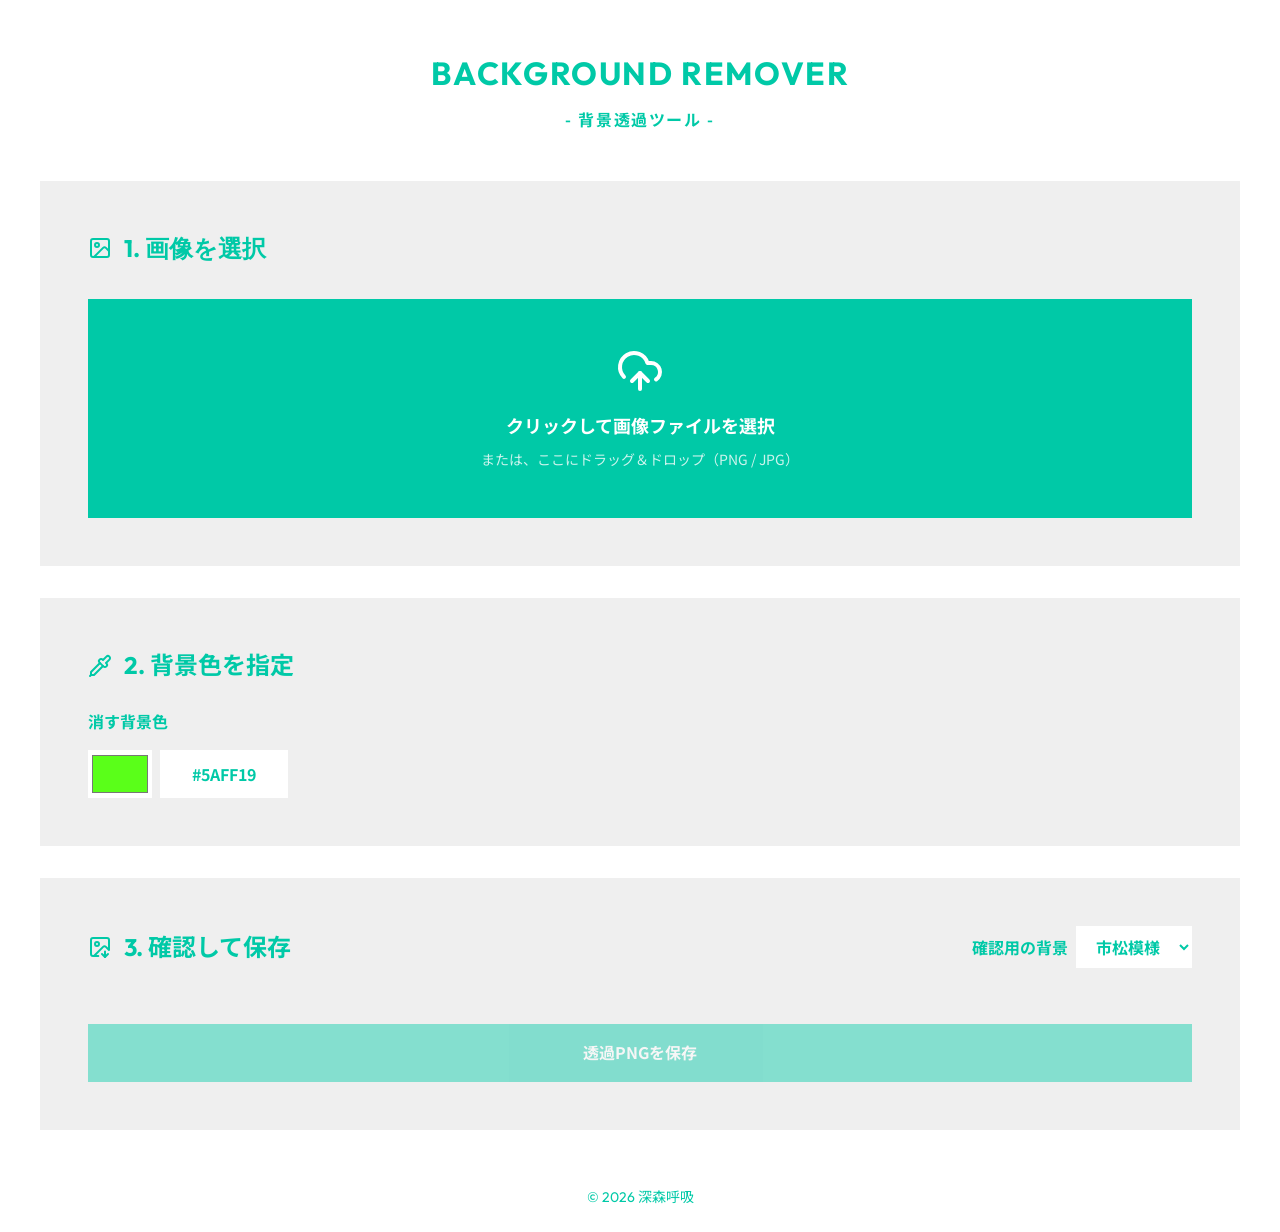
<file: index.html>
<!doctype html>
<html lang="ja">
<head>
  <meta charset="utf-8">
  <meta name="viewport" content="width=device-width,initial-scale=1">
  <title>背景削除ツール</title>
  <link rel="preconnect" href="https://fonts.googleapis.com">
  <link rel="preconnect" href="https://fonts.gstatic.com" crossorigin>
  <link href="https://fonts.googleapis.com/css2?family=Noto+Sans+JP:wght@400;700&family=Outfit:wght@400;700&display=swap" rel="stylesheet">
  <link rel="stylesheet" href="style.css">
  <script src="app.js" defer></script>
</head>
<body>
  <header><h1>BACKGROUND REMOVER</h1><p>- 背景透過ツール -</p></header>
  <main>
    <section id="upload-section">
      <h2 class="upload-heading"><svg viewBox="0 0 24 24" fill="none" stroke="currentColor" stroke-width="2" stroke-linecap="round" stroke-linejoin="round" aria-hidden="true"><rect width="18" height="18" x="3" y="3" rx="2" ry="2"/><circle cx="9" cy="9" r="2"/><path d="m21 15-3.086-3.086a2 2 0 0 0-2.828 0L6 21"/></svg>1. 画像を選択</h2>
      <div id="dropzone" class="upload">
        <svg class="upload-icon" viewBox="0 0 24 24" fill="none" stroke="currentColor" stroke-width="2" stroke-linecap="round" stroke-linejoin="round" aria-hidden="true"><path d="M12 13v8"/><path d="M4 14.899A7 7 0 1 1 15.71 8h1.79a4.5 4.5 0 0 1 2.5 8.242"/><path d="m8 17 4-4 4 4"/></svg>
        <p class="upload-text">クリックして画像ファイルを選択</p>
        <p class="upload-subtext">または、ここにドラッグ＆ドロップ（PNG / JPG）</p>
        <div id="upload-preview-wrap" hidden><div class="upload-preview-inner"><img id="upload-preview" alt="アップロード画像のサムネイル"></div></div>
        <input id="file" type="file" accept="image/*" style="display:none">
      </div>
    </section>
    <section class="layout-section">
      <h2 class="step-heading"><svg viewBox="0 0 24 24" fill="none" stroke="currentColor" stroke-width="2" stroke-linecap="round" stroke-linejoin="round" aria-hidden="true"><path d="m2 22 1-1h3l9-9"/><path d="M3 21v-3l9-9"/><path d="m15 6 3.4-3.4a2.1 2.1 0 1 1 3 3L18 9l.4.4a2.1 2.1 0 1 1-3 3l-3.8-3.8a2.1 2.1 0 1 1 3-3l.4.4Z"/></svg>2. 背景色を指定</h2>
      <p id="original-status" role="status" aria-live="polite"></p>
      <div class="settings">
        <label>消す背景色<span class="color-row"><input id="color" type="color" value="#5aff19" aria-label="背景色を選択"><input id="hex" type="text" value="#5AFF19" maxlength="7" pattern="#[0-9a-fA-F]{6}" aria-label="背景色のカラーコード" spellcheck="false"></span></label>
      </div>
      <div id="original-preview-panel" class="previews" hidden>
        <div><h3>元画像</h3><div class="canvas-wrap"><canvas id="original" aria-label="元画像。背景をクリックして色を選択"></canvas></div></div>
      </div>
    </section>
    <section class="layout-section">
      <div class="heading-row"><h2 class="step-heading"><svg viewBox="0 0 24 24" fill="none" stroke="currentColor" stroke-width="2" stroke-linecap="round" stroke-linejoin="round" aria-hidden="true"><path d="M10.3 21H5a2 2 0 0 1-2-2V5a2 2 0 0 1 2-2h14a2 2 0 0 1 2 2v10l-3.1-3.1a2 2 0 0 0-2.814.014L6 21"/><path d="m14 19 3 3v-5.5"/><path d="m17 22 3-3"/><circle cx="9" cy="9" r="2"/></svg>3. 確認して保存</h2><label>確認用の背景 <select id="preview-bg"><option value="checker">市松模様</option><option value="white">白</option><option value="dark">黒</option></select></label></div>
      <p id="status" role="status" aria-live="polite"></p>
      <div id="result-preview-panel" class="previews" hidden>
        <div><h3>透過後</h3><div id="result-wrap" class="canvas-wrap checker"><canvas id="result" aria-label="背景を除去した画像"></canvas></div></div>
      </div>
      <button id="save" type="button" disabled>透過PNGを保存</button>
    </section>
  </main>
  <footer>© 2026 深森呼吸</footer>
</body>
</html>
</file>
<file: style.css>
:root{font-family:"Noto Sans JP","Yu Gothic",sans-serif;color:#00c9a7;background:#fff;font-size:16px;line-height:1.7}
*{box-sizing:border-box}body{margin:0;padding:48px 24px 0}header{text-align:center;margin-bottom:48px}h1{font-size:32px;letter-spacing:.05em;margin:0}h1 small{font-size:16px}header p{font-weight:bold;letter-spacing:.1em;margin:8px 0}main{max-width:1200px;margin:auto}.intro{text-align:center;margin-bottom:32px}section{padding:32px;background:#efefef;margin-bottom:24px}h2{font-size:24px;margin:0 0 24px}h3{font-size:16px;margin:0 0 8px}h3 small{display:block;font-size:12px;font-weight:normal}p{margin:16px 0}button,input,select{font:inherit;border:0;border-radius:0}button{display:inline-block;background:#00c9a7;color:white;padding:16px 24px;font-weight:bold;cursor:pointer}button:hover{opacity:.85}button:disabled{opacity:.45;cursor:default}.settings{display:block}label{display:block;font-weight:bold}.hint{display:block;font-size:13px;font-weight:normal}.color-row{display:flex;gap:8px;margin-top:16px}input[type=color]{width:64px;height:48px;cursor:pointer;background:white}input[type=text]{width:144px;padding:8px;background:white;color:inherit}input:invalid{outline:2px dashed currentColor}.heading-row{display:flex;justify-content:space-between;gap:16px;flex-wrap:wrap}select{padding:8px;background:white;color:inherit;cursor:pointer}.previews{display:grid;grid-template-columns:1fr;gap:24px}.canvas-wrap{min-height:160px;background:white;line-height:0;overflow:auto}.canvas-wrap canvas{display:block;width:100%;height:auto}canvas:not([data-loaded]){visibility:hidden}#original{cursor:crosshair}.checker{background-image:conic-gradient(#fff 25%,#ddd 0 50%,#fff 0 75%,#ddd 0);background-size:24px 24px}.white{background:#fff}.dark{background:#171717}#status,#original-status{min-height:28px}#save{width:100%;margin-top:32px}footer{text-align:center;padding:24px;font-size:14px}:focus-visible{outline:3px solid #007d68;outline-offset:4px}
@media(max-width:767px){body{padding:24px 16px 0}header{margin-bottom:32px}h1{font-size:24px}h2{font-size:20px}section{padding:24px 16px}.settings,.previews{grid-template-columns:1fr}.heading-row{display:block}header p{font-size:14px}}



/* Restore the original DESIGN.md typography and upload layout. */
:root{font-family:"Noto Sans JP",sans-serif;line-height:1.6}
h1,h2,footer{font-family:"Outfit","Noto Sans JP",sans-serif}
#upload-section{padding:48px;margin-bottom:32px;text-align:left;display:flex;flex-direction:column;gap:32px;border:none;box-shadow:none;border-radius:0}
#upload-section .upload-heading{display:flex;align-items:center;gap:12px;margin:0;padding:0;font-family:"Outfit",sans-serif;font-size:24px;font-weight:700}
.upload-heading svg{width:24px;height:24px;flex-shrink:0}
#dropzone{background:#00c9a7;color:#fff;padding:48px 24px;text-align:center;cursor:pointer;transition:opacity .2s ease;display:flex;flex-direction:column;align-items:center;justify-content:center;gap:16px}
#dropzone:hover{opacity:.9}
#dropzone.dragging{opacity:.7}
.upload-icon{color:#fff;width:48px;height:48px;flex-shrink:0}
#dropzone p{margin:0;padding:0}
#dropzone .upload-text{font-size:18px;font-weight:700;color:#fff}
#dropzone .upload-subtext{font-size:14px;font-weight:400;color:#fff;opacity:.8;margin-top:-8px}
#upload-preview-wrap{display:flex;justify-content:center;width:100%}
#upload-preview-wrap[hidden]{display:none}
.upload-preview-inner{width:100%;max-width:600px}
#upload-preview{width:100%;height:auto;display:block;background:#fff}
@media(max-width:1023px){#upload-section{margin-left:24px;margin-right:24px}}
@media(max-width:767px){#upload-section{padding:24px;gap:24px}#upload-section .upload-heading{font-size:20px}#dropzone{padding:48px 16px}}
.previews[hidden]{display:none}

.step-heading{display:flex;align-items:center;gap:12px}
.step-heading svg{width:24px;height:24px;flex-shrink:0}

#status:empty,#original-status:empty{display:none}

.layout-section{padding:48px;margin-bottom:32px}
#original-preview-panel,#result-preview-panel{margin-top:24px}
.layout-section .previews h3{margin:0 0 8px}
.layout-section #status,.layout-section #original-status{margin:0}
@media(max-width:1023px){.layout-section{margin-left:24px;margin-right:24px}}
@media(max-width:767px){.layout-section{padding:24px}}

.layout-section #original-status{margin:0 0 16px}

/* 3. 確認して保存の行揃え・余白調整（8pxグリッド） */
.heading-row{align-items:center}
.heading-row h2{margin:0}
.heading-row label{display:inline-flex;align-items:center;gap:8px}
select{padding:8px 16px}
select:focus,select:focus-visible{outline:none}

.color-row{align-items:center}
input[type=text]{height:48px;width:128px;padding:0 16px;text-align:center}
.heading-row{margin-bottom:24px}
.layout-section #status{margin:0 0 16px}
</file>
